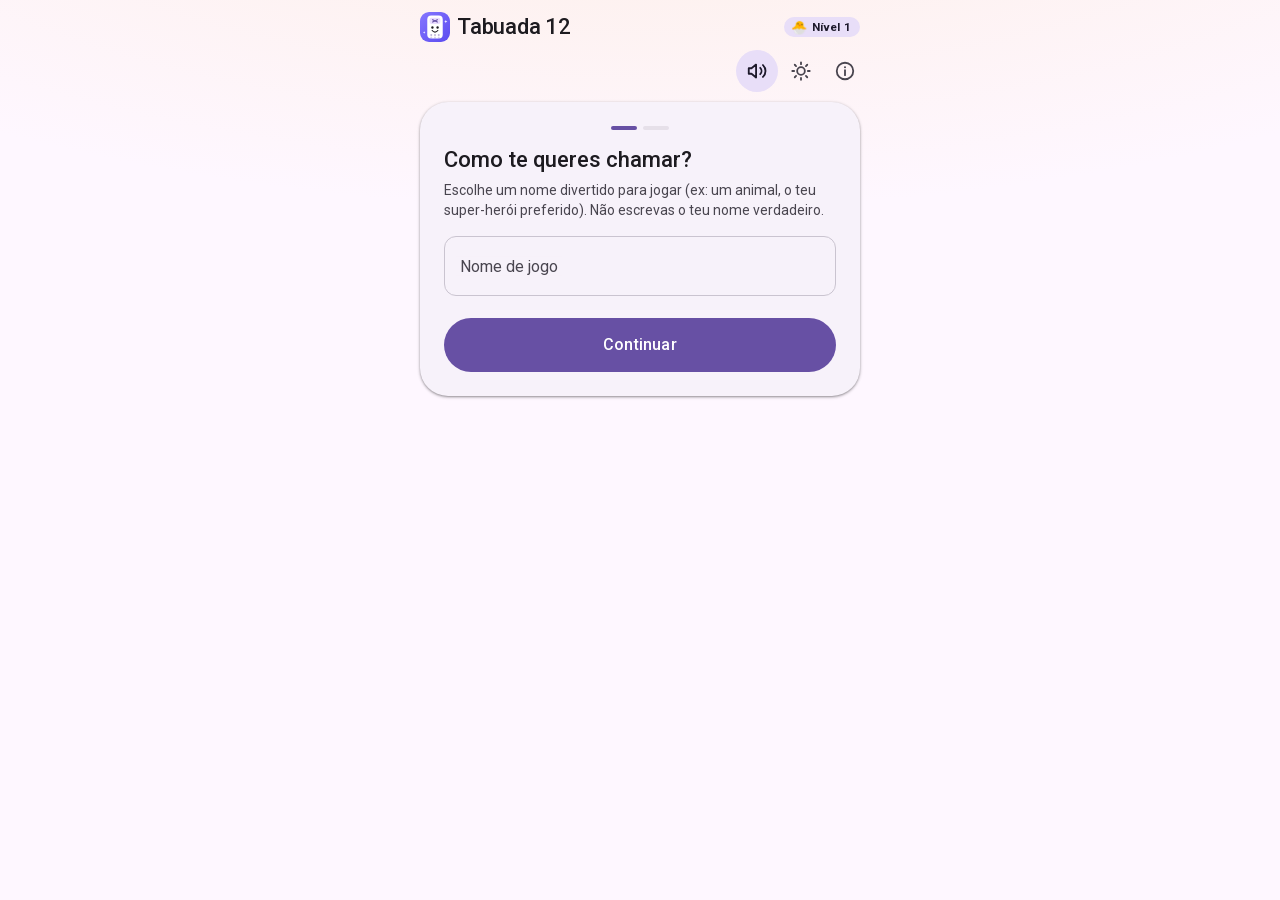
<file: index.html>
<!doctype html>
<html lang="pt-PT">
<head>
  <meta charset="utf-8">
  <meta name="viewport" content="width=device-width, initial-scale=1, viewport-fit=cover">
  <title>Tabuada 12 — Joga com o teu mascote</title>
  <meta name="description" content="Jogo gratuito para treinar a tabuada do 1 ao 12 com mascotes divertidos.">
  <meta name="theme-color" content="#fef7ff" media="(prefers-color-scheme: light)">
  <meta name="theme-color" content="#141218" media="(prefers-color-scheme: dark)">
  <link rel="icon" type="image/svg+xml" href="assets/icon.svg">
  <link rel="apple-touch-icon" href="assets/apple-touch-icon.png">
  <link rel="manifest" href="manifest.webmanifest">
  <meta name="apple-mobile-web-app-capable" content="yes">
  <meta name="apple-mobile-web-app-status-bar-style" content="default">
  <meta name="apple-mobile-web-app-title" content="Tabuada 12">
  <meta name="mobile-web-app-capable" content="yes">
  <link rel="preload" href="assets/fonts/roboto-latin.woff2" as="font" type="font/woff2" crossorigin>
  <link rel="stylesheet" href="styles.css">
  <script>
    (function () {
      try {
        var saved = localStorage.getItem('tabuada12.theme');
        var theme = saved === 'light' || saved === 'dark'
          ? saved
          : (window.matchMedia('(prefers-color-scheme: dark)').matches ? 'dark' : 'light');
        document.documentElement.dataset.theme = theme;
      } catch (error) {
        document.documentElement.dataset.theme = 'light';
      }
    })();
  </script>
</head>
<body>
  <main class="app">
    <header class="top-app-bar">
      <div class="brand">
        <div class="brand-mark" aria-hidden="true">
          <img src="assets/icon.svg" alt="" width="30" height="30">
        </div>
        <h1 class="brand-title">Tabuada 12</h1>
        <span class="level-badge" id="levelBadge">
          <span class="level-emoji" id="levelEmoji" aria-hidden="true">🐣</span>
          <span class="level-text" id="levelText">Nível 1</span>
        </span>
      </div>
      <div class="top-actions">
          <button id="soundToggle" class="icon-button" type="button" aria-pressed="true" aria-label="Desativar efeitos sonoros" title="Efeitos sonoros">
            <svg class="icon-on" viewBox="0 0 24 24" fill="none" stroke="currentColor" stroke-width="2" stroke-linecap="round" stroke-linejoin="round" aria-hidden="true">
              <path d="M11 5 6 9H3v6h3l5 4V5Z"/>
              <path d="M15.5 8.5a5 5 0 0 1 0 7"/>
              <path d="M18.5 5.5a9 9 0 0 1 0 13"/>
            </svg>
            <svg class="icon-off" viewBox="0 0 24 24" fill="none" stroke="currentColor" stroke-width="2" stroke-linecap="round" stroke-linejoin="round" aria-hidden="true">
              <path d="M11 5 6 9H3v6h3l5 4V5Z"/>
              <path d="m16 9 5 6M21 9l-5 6"/>
            </svg>
          </button>
          <button id="themeToggle" class="icon-button" type="button" aria-label="Mudar para tema noturno" title="Tema dia / noite">
            <svg class="icon-sun" viewBox="0 0 24 24" fill="none" stroke="currentColor" stroke-width="2" stroke-linecap="round" stroke-linejoin="round" aria-hidden="true">
              <circle cx="12" cy="12" r="4.2"/>
              <path d="M12 2.5v2M12 19.5v2M2.5 12h2M19.5 12h2M5.2 5.2l1.4 1.4M17.4 17.4l1.4 1.4M18.8 5.2l-1.4 1.4M6.6 17.4l-1.4 1.4"/>
            </svg>
            <svg class="icon-moon" viewBox="0 0 24 24" fill="none" stroke="currentColor" stroke-width="2" stroke-linecap="round" stroke-linejoin="round" aria-hidden="true">
              <path d="M20 14.5A8.5 8.5 0 0 1 9.5 4 8.5 8.5 0 1 0 20 14.5Z"/>
            </svg>
          </button>
          <button id="editBtn" class="icon-button" type="button" aria-label="Mudar nome ou mascote" title="Mudar nome ou mascote" hidden>
            <svg viewBox="0 0 24 24" fill="none" stroke="currentColor" stroke-width="2" stroke-linecap="round" stroke-linejoin="round" aria-hidden="true">
              <path d="M4 20h4L19 9a2.83 2.83 0 0 0-4-4L4 16v4Z"/>
              <path d="m14.5 5.5 4 4"/>
            </svg>
          </button>
          <button id="installBtn" class="icon-button" type="button" aria-label="Instalar aplicação" title="Instalar aplicação" hidden>
            <svg viewBox="0 0 24 24" fill="none" stroke="currentColor" stroke-width="2" stroke-linecap="round" stroke-linejoin="round" aria-hidden="true">
              <path d="M12 3.5v11"/>
              <path d="m7.5 10 4.5 4.5 4.5-4.5"/>
              <path d="M4.5 16.5v2a2 2 0 0 0 2 2h11a2 2 0 0 0 2-2v-2"/>
            </svg>
          </button>
          <button id="aboutBtn" class="icon-button" type="button" aria-label="Licença e privacidade" title="Licença e privacidade" aria-haspopup="dialog">
            <svg viewBox="0 0 24 24" fill="none" stroke="currentColor" stroke-width="2" stroke-linecap="round" stroke-linejoin="round" aria-hidden="true">
              <circle cx="12" cy="12" r="9"/>
              <path d="M12 11v5.5"/>
              <circle cx="12" cy="7.8" r="1.1" fill="currentColor" stroke="none"/>
            </svg>
          </button>
        </div>
    </header>

    <section class="card" id="setup" aria-label="Configuração do jogo">
      <div class="stepper" aria-hidden="true">
        <span class="stepper-dot is-active" id="stepDot1"></span>
        <span class="stepper-dot" id="stepDot2"></span>
      </div>

      <div id="nameStep">
        <h2 class="setup-title">Como te queres chamar?</h2>
        <p class="setup-text">Escolhe um nome divertido para jogar (ex: um animal, o teu super-herói preferido). Não escrevas o teu nome verdadeiro.</p>
        <form id="nameForm" novalidate>
          <div class="field">
            <input id="nameInput" class="field-input" type="text" name="alcunha" placeholder=" " maxlength="20" autocomplete="off" autocapitalize="words" spellcheck="false" enterkeyhint="next" aria-describedby="nameError">
            <label class="field-label" for="nameInput">Nome de jogo</label>
          </div>
          <p class="field-error" id="nameError" hidden>Escreve um nome de jogo para continuar.</p>
          <button class="next-button spaced" type="submit">Continuar</button>
        </form>
      </div>

      <div id="mascotStep" hidden>
        <h2 class="setup-title" id="mascotTitle">Escolhe o teu mascote</h2>
        <p class="setup-text" id="mascotText">Quem queres que te faça as perguntas?</p>
        <div class="mascot-scroller" id="mascotScroller">
          <div class="mascot-grid" id="mascotGrid" role="group" aria-label="Escolhe o teu mascote"></div>
        </div>
        <div class="mascot-pages" id="mascotPages" aria-hidden="true"></div>
        <p class="mascot-hint" id="mascotHint">
          Desliza para ver mais
          <svg viewBox="0 0 24 24" fill="none" stroke="currentColor" stroke-width="2.2" stroke-linecap="round" stroke-linejoin="round" aria-hidden="true">
            <path d="M5 12h13"/>
            <path d="m12.5 5.5 6.5 6.5-6.5 6.5"/>
          </svg>
        </p>
        <div class="coach" id="coachPreview" hidden>
          <div class="coach-face">
            <div class="avatar" id="setupAvatar" aria-hidden="true"></div>
            <span class="coach-name" id="setupName">Mascote</span>
          </div>
          <p class="bubble" data-tone="info">
            <span class="bubble-text" id="setupBubbleText"></span>
          </p>
        </div>
        <button class="next-button spaced" id="startBtn" type="button" disabled>Vamos jogar!</button>
      </div>
    </section>

    <section id="game" hidden>
      <section class="stats" aria-label="Estatísticas da sessão">
        <div class="stat stat--time stat--static">
          <span class="stat-value" id="statTime" aria-label="Tempo restante">0:00</span>
          <span class="stat-label">Tempo</span>
        </div>
        <button class="stat stat--correct" id="statCorrectBtn" type="button" aria-haspopup="dialog">
          <span class="stat-value" id="statCorrect">0</span>
          <span class="stat-label">Acertos</span>
        </button>
        <button class="stat stat--miss" id="statMissBtn" type="button" aria-haspopup="dialog">
          <span class="stat-value" id="statMiss">0</span>
          <span class="stat-label">Falhas</span>
        </button>
        <div class="stat stat--static">
          <span class="stat-value" id="statStreak">0</span>
          <span class="stat-label">Série</span>
        </div>
        <button class="stat stat--best" id="statBestBtn" type="button" aria-haspopup="dialog">
          <span class="stat-value" id="statBest">0</span>
          <span class="stat-label">Recorde</span>
        </button>
      </section>

      <section class="card" id="card" aria-label="Jogo da tabuada">
        <div class="coach">
          <div class="coach-face">
            <div class="avatar" id="gameAvatar" aria-hidden="true"></div>
            <span class="coach-name" id="gameName">Mascote</span>
          </div>
          <p class="bubble" id="bubble" data-tone="neutral" aria-live="polite">
            <span class="bubble-icon" id="bubbleIcon" aria-hidden="true" hidden></span>
            <span class="bubble-text" id="bubbleText"></span>
          </p>
        </div>
        <p class="visually-hidden" id="srQuestion" aria-live="polite"></p>

        <div class="question" id="question" aria-hidden="true">
          <span class="q-slot" id="slotA">3</span>
          <span class="operator" id="operatorX">×</span>
          <span class="q-slot" id="slotB">4</span>
          <span class="operator" id="operatorEq">=</span>
          <span class="q-slot" id="slotR">5</span>
        </div>

        <div class="keypad" id="keypad" aria-label="Teclado numérico">
          <button type="button" class="key" data-key="1">1</button>
          <button type="button" class="key" data-key="2">2</button>
          <button type="button" class="key" data-key="3">3</button>
          <button type="button" class="key" data-key="4">4</button>
          <button type="button" class="key" data-key="5">5</button>
          <button type="button" class="key" data-key="6">6</button>
          <button type="button" class="key" data-key="7">7</button>
          <button type="button" class="key" data-key="8">8</button>
          <button type="button" class="key" data-key="9">9</button>
          <button type="button" class="key key--delete" data-key="del" aria-label="Apagar">
            <svg viewBox="0 0 24 24" fill="none" stroke="currentColor" stroke-width="2.1" stroke-linecap="round" stroke-linejoin="round" aria-hidden="true">
              <path d="M20 6H9.5a2 2 0 0 0-1.5.7l-4.3 5a2 2 0 0 0 0 2.6l4.3 5a2 2 0 0 0 1.5.7H20a2 2 0 0 0 2-2V8a2 2 0 0 0-2-2Z"/>
              <path d="m13 10 5 4M18 10l-5 4"/>
            </svg>
          </button>
          <button type="button" class="key" data-key="0">0</button>
          <button type="button" class="key key--confirm" id="confirmBtn" data-key="ok" aria-label="Confirmar resposta">
            <svg viewBox="0 0 24 24" fill="none" stroke="currentColor" stroke-width="2.6" stroke-linecap="round" stroke-linejoin="round" aria-hidden="true">
              <path d="m5 12.5 4.5 4.5L19 7.5"/>
            </svg>
          </button>
        </div>

        <button class="next-button spaced" id="nextBtn" type="button" hidden>Próxima conta</button>
      </section>

      <section class="radio" id="radio" aria-label="Música tradicional">
        <button class="radio-play" id="musicPlay" type="button" aria-pressed="false" aria-label="Tocar música" title="Tocar música" data-state="stopped">
          <svg class="icon-play" viewBox="0 0 24 24" fill="currentColor" aria-hidden="true">
            <path d="M8 5.5v13l11-6.5-11-6.5Z"/>
          </svg>
          <svg class="icon-stop" viewBox="0 0 24 24" fill="currentColor" aria-hidden="true">
            <rect x="7" y="7" width="10" height="10" rx="1.5"/>
          </svg>
        </button>
        <div class="radio-text">
          <span class="radio-kicker" id="radioKicker">Música</span>
          <span class="radio-track" id="nowPlaying" aria-live="polite">Pronta a tocar</span>
        </div>
        <span class="radio-bars" aria-hidden="true">
          <i></i><i></i><i></i>
        </span>
        <label class="radio-instrument">
          <span class="visually-hidden">Instrumento</span>
          <select id="musicInstrument" aria-label="Instrumento"></select>
        </label>
        <label class="radio-volume">
          <span class="visually-hidden">Volume</span>
          <input type="range" id="musicVolume" min="0" max="1" step="0.05" value="0.6"
                 aria-label="Volume da música">
        </label>
      </section>
    </section>

  </main>

  <div class="confetti" id="confetti" aria-hidden="true"></div>

  <div class="level-up" id="levelUp" role="status" aria-live="assertive" hidden>
    <div class="level-up-card">
      <span class="level-up-emoji" id="levelUpEmoji" aria-hidden="true">🐣</span>
      <p class="level-up-kicker">Subiste de nível!</p>
      <p class="level-up-title" id="levelUpTitle">Nível 2</p>
      <p class="level-up-name" id="levelUpName">Aprendiz</p>
    </div>
  </div>

  <dialog class="sheet" id="correctDialog" aria-labelledby="correctTitle">
    <div class="sheet-handle" aria-hidden="true"></div>
    <h2 class="sheet-title" id="correctTitle" tabindex="-1">Acertos da sessão</h2>
    <div class="sheet-body">
      <p class="detail-lead" id="correctLead">0 acertos.</p>
      <p class="detail-split" id="correctSplit">0 à primeira, 0 à segunda.</p>
      <p class="about-note">
        Contas certas desde o início desta sessão de jogo. Acertar à segunda
        conta na mesma conta, mas não aumenta a série.
      </p>
    </div>
    <form method="dialog" class="sheet-actions">
      <button class="next-button" type="submit">Fechar</button>
    </form>
  </dialog>

  <dialog class="sheet" id="missDialog" aria-labelledby="missTitle">
    <div class="sheet-handle" aria-hidden="true"></div>
    <h2 class="sheet-title" id="missTitle" tabindex="-1">Falhas da sessão</h2>
    <div class="sheet-body">
      <p class="detail-lead" id="missLead">0 falhas.</p>
      <p class="detail-split" id="missSplit">0 na primeira tentativa, 0 na segunda.</p>
      <p class="about-note">
        Cada tentativa errada conta como uma falha, mesmo quando acertas na
        tentativa seguinte. As contas que falhas aparecem mais vezes.
      </p>
    </div>
    <form method="dialog" class="sheet-actions">
      <button class="next-button" type="submit">Fechar</button>
    </form>
  </dialog>

  <dialog class="sheet" id="bestDialog" aria-labelledby="bestTitle">
    <div class="sheet-handle" aria-hidden="true"></div>
    <h2 class="sheet-title" id="bestTitle" tabindex="-1">As melhores sessões</h2>
    <div class="sheet-body">
      <p class="detail-lead" id="bestLead">Ainda não há recordes.</p>
      <ol class="record-list" id="recordList"></ol>
      <p class="about-note" id="bestNote" hidden>
        Cada sessão conta uma vez, com a melhor série que alcançaste nela.
        A série são os acertos seguidos à primeira tentativa. A linha marcada
        “agora” é a sessão em curso.
      </p>
    </div>
    <form method="dialog" class="sheet-actions">
      <button class="next-button" type="submit">Fechar</button>
    </form>
  </dialog>

  <dialog class="sheet" id="aboutDialog" aria-labelledby="aboutTitle">
    <div class="sheet-handle" aria-hidden="true"></div>
    <h2 class="sheet-title" id="aboutTitle" tabindex="-1">Sobre esta aplicação</h2>

    <div class="sheet-body">
      <section class="about-block">
        <h3 class="about-heading">
          <svg viewBox="0 0 24 24" fill="none" stroke="currentColor" stroke-width="2" stroke-linecap="round" stroke-linejoin="round" aria-hidden="true">
            <path d="M12 3 4.5 6v6c0 4.4 3.2 7.9 7.5 9 4.3-1.1 7.5-4.6 7.5-9V6Z"/>
          </svg>
          Privacidade
        </h3>
        <p>Nada do que escreves ou respondes sai deste dispositivo.</p>
        <ul>
          <li>Não há contas, nem servidores, nem base de dados.</li>
          <li>O nome de jogo, o mascote e o progresso ficam guardados no teu navegador.</li>
          <li>Não há análises, publicidade, rastreadores nem scripts de terceiros.</li>
          <li>A tipografia Roboto é servida pelo próprio site, não pelo Google.</li>
          <li>Não há qualquer pedido a serviços externos.</li>
        </ul>
        <p class="about-note">
          O nome de jogo e o mascote ficam guardados durante 1 ano; o progresso
          expira ao fim de 24 horas. Podes apagar tudo limpando os dados do site
          no navegador.
        </p>
      </section>

      <section class="about-block">
        <h3 class="about-heading">
          <svg viewBox="0 0 24 24" fill="none" stroke="currentColor" stroke-width="2" stroke-linecap="round" stroke-linejoin="round" aria-hidden="true">
            <path d="M12 3v18M5 8h9a3 3 0 0 1 0 6H8a3 3 0 0 0 0 6h9"/>
          </svg>
          Licença
        </h3>
        <p>
          A aplicação é software livre, distribuída sob a
          <strong>licença MIT</strong>.
        </p>
        <ul class="about-list">
          <li>
            <strong>Fluent Emoji</strong> — mascotes da Microsoft, licença MIT.
          </li>
          <li>
            <strong>Roboto</strong> — tipografia do Roboto Project Authors,
            licença SIL Open Font License 1.1.
          </li>
          <li>
            <strong>Material Design 3</strong> — sistema visual da Google,
            licença Apache 2.0.
          </li>
        </ul>
        <p class="about-note">
          O texto integral das licenças está no ficheiro
          <code>LICENSE</code> do projeto.
        </p>
        <p class="about-link-row">
          <a class="about-link" href="https://github.com/mcduarte2000/tabuada12" target="_blank" rel="noopener noreferrer">
            <svg viewBox="0 0 24 24" fill="currentColor" aria-hidden="true">
              <path d="M12 .5C5.73.5.5 5.73.5 12a11.5 11.5 0 0 0 7.86 10.92c.58.1.79-.25.79-.56v-2c-3.2.7-3.88-1.37-3.88-1.37-.53-1.34-1.3-1.7-1.3-1.7-1.05-.72.08-.7.08-.7 1.17.08 1.78 1.2 1.78 1.2 1.03 1.77 2.7 1.26 3.36.96.1-.75.4-1.26.73-1.55-2.55-.29-5.23-1.28-5.23-5.7 0-1.26.45-2.29 1.19-3.1-.12-.29-.52-1.46.11-3.05 0 0 .97-.31 3.18 1.18a11 11 0 0 1 5.79 0c2.2-1.49 3.17-1.18 3.17-1.18.63 1.59.23 2.76.12 3.05.74.81 1.18 1.84 1.18 3.1 0 4.43-2.69 5.4-5.25 5.69.41.36.78 1.06.78 2.14v3.17c0 .31.21.67.8.56A11.5 11.5 0 0 0 23.5 12C23.5 5.73 18.27.5 12 .5Z"/>
            </svg>
            Ver o código no GitHub
          </a>
        </p>
      </section>

      <section class="about-block">
        <h3 class="about-heading">
          <svg viewBox="0 0 24 24" fill="none" stroke="currentColor" stroke-width="2" stroke-linecap="round" stroke-linejoin="round" aria-hidden="true">
            <path d="M9 18V6l10-2v12"/>
            <circle cx="6.5" cy="18" r="2.5"/>
            <circle cx="16.5" cy="16" r="2.5"/>
          </svg>
          Música
        </h3>
        <p>
          As músicas são melodias tradicionais, tocadas por sintetizadores no
          próprio dispositivo.
        </p>
        <ul class="about-list">
          <li><strong>Soldier's Joy</strong> — Tradicional</li>
          <li><strong>Waltzing Matilda</strong> — Tradicional</li>
          <li><strong>Yankee Doodle</strong> — Tradicional</li>
          <li><strong>Turkey in the Straw</strong> — Tradicional</li>
          <li><strong>The Irish Washerwoman</strong> — Tradicional</li>
          <li><strong>Pop Goes the Weasel</strong> — Tradicional</li>
          <li><strong>Arkansas Traveler</strong> — Tradicional</li>
          <li><strong>Buffalo Gals</strong> — Tradicional</li>
          <li><strong>Drunken Sailor</strong> — Tradicional</li>
          <li><strong>Old Joe Clark</strong> — Tradicional</li>
          <li><strong>The Sailor's Hornpipe</strong> — Tradicional</li>
          <li><strong>La Cucaracha</strong> — Tradicional</li>
          <li><strong>She'll Be Coming 'Round the Mountain</strong> — Tradicional</li>
          <li><strong>Alouette</strong> — Tradicional</li>
          <li><strong>Oh! Susanna</strong> — Stephen Foster</li>
          <li><strong>Cielito Lindo</strong> — Quirino Mendoza y Cortés</li>
          <li><strong>Old MacDonald Had a Farm</strong> — Tradicional</li>
          <li><strong>Tarantella Napoletana</strong> — Tradicional</li>
        </ul>
        <ul class="about-list">
          <li>
            <strong>Tone.js</strong> — biblioteca de áudio de Yotam Mann, licença
            MIT. Incluída no próprio projeto.
          </li>
        </ul>
        <p class="about-note">
          Os créditos completos, com a fonte de cada melodia, estão no ficheiro
          <code>LICENSE</code>.
        </p>
        <p class="about-link-row about-link-row--spaced">
          <a class="about-link" href="musicas.html">
            <svg viewBox="0 0 24 24" fill="none" stroke="currentColor" stroke-width="2" stroke-linecap="round" stroke-linejoin="round" aria-hidden="true">
              <path d="M9 18V6l10-2v12"/>
              <circle cx="6.5" cy="18" r="2.5"/>
              <circle cx="16.5" cy="16" r="2.5"/>
            </svg>
            Ouvir e conhecer as músicas
          </a>
        </p>
      </section>

      <section class="about-block">
        <h3 class="about-heading">
          <svg viewBox="0 0 24 24" fill="none" stroke="currentColor" stroke-width="2" stroke-linecap="round" stroke-linejoin="round" aria-hidden="true">
            <path d="M12 4.5 3.5 9 12 13.5 20.5 9 12 4.5Z"/>
            <path d="M3.5 15 12 19.5 20.5 15"/>
            <path d="M3.5 12 12 16.5 20.5 12"/>
          </svg>
          Versão
        </h3>
        <p>
          Está instalada a versão <strong id="appVersion">1.8.2</strong>.
        </p>
        <p class="about-note">
          O histórico de alterações de cada versão está no ficheiro
          <code>CHANGELOG.md</code>.
        </p>
        <p class="about-link-row">
          <a class="about-link" href="https://github.com/mcduarte2000/tabuada12/blob/main/CHANGELOG.md" target="_blank" rel="noopener noreferrer">
            <svg viewBox="0 0 24 24" fill="none" stroke="currentColor" stroke-width="2" stroke-linecap="round" stroke-linejoin="round" aria-hidden="true">
              <path d="M6 3.5h9.5L20 8v12.5H6z"/>
              <path d="M15.5 3.5V8H20"/>
              <path d="M9.5 12h7M9.5 15.5h7M9.5 8.5h3"/>
            </svg>
            Ver as alterações
          </a>
        </p>
      </section>
    </div>

    <form method="dialog" class="sheet-actions">
      <button class="next-button" type="submit">Fechar</button>
    </form>
  </dialog>

  <noscript>
    <p style="text-align:center;font-family:system-ui,sans-serif;padding:24px">Esta aplicação precisa de JavaScript ativado para funcionar.</p>
  </noscript>

  <script src="mascots.js"></script>
  <script src="assets/vendor/tone/Tone.js"></script>
  <script src="assets/music/tracks.js"></script>
  <script src="app.js"></script>
  <script src="music.js"></script>
</body>
</html>
</file>
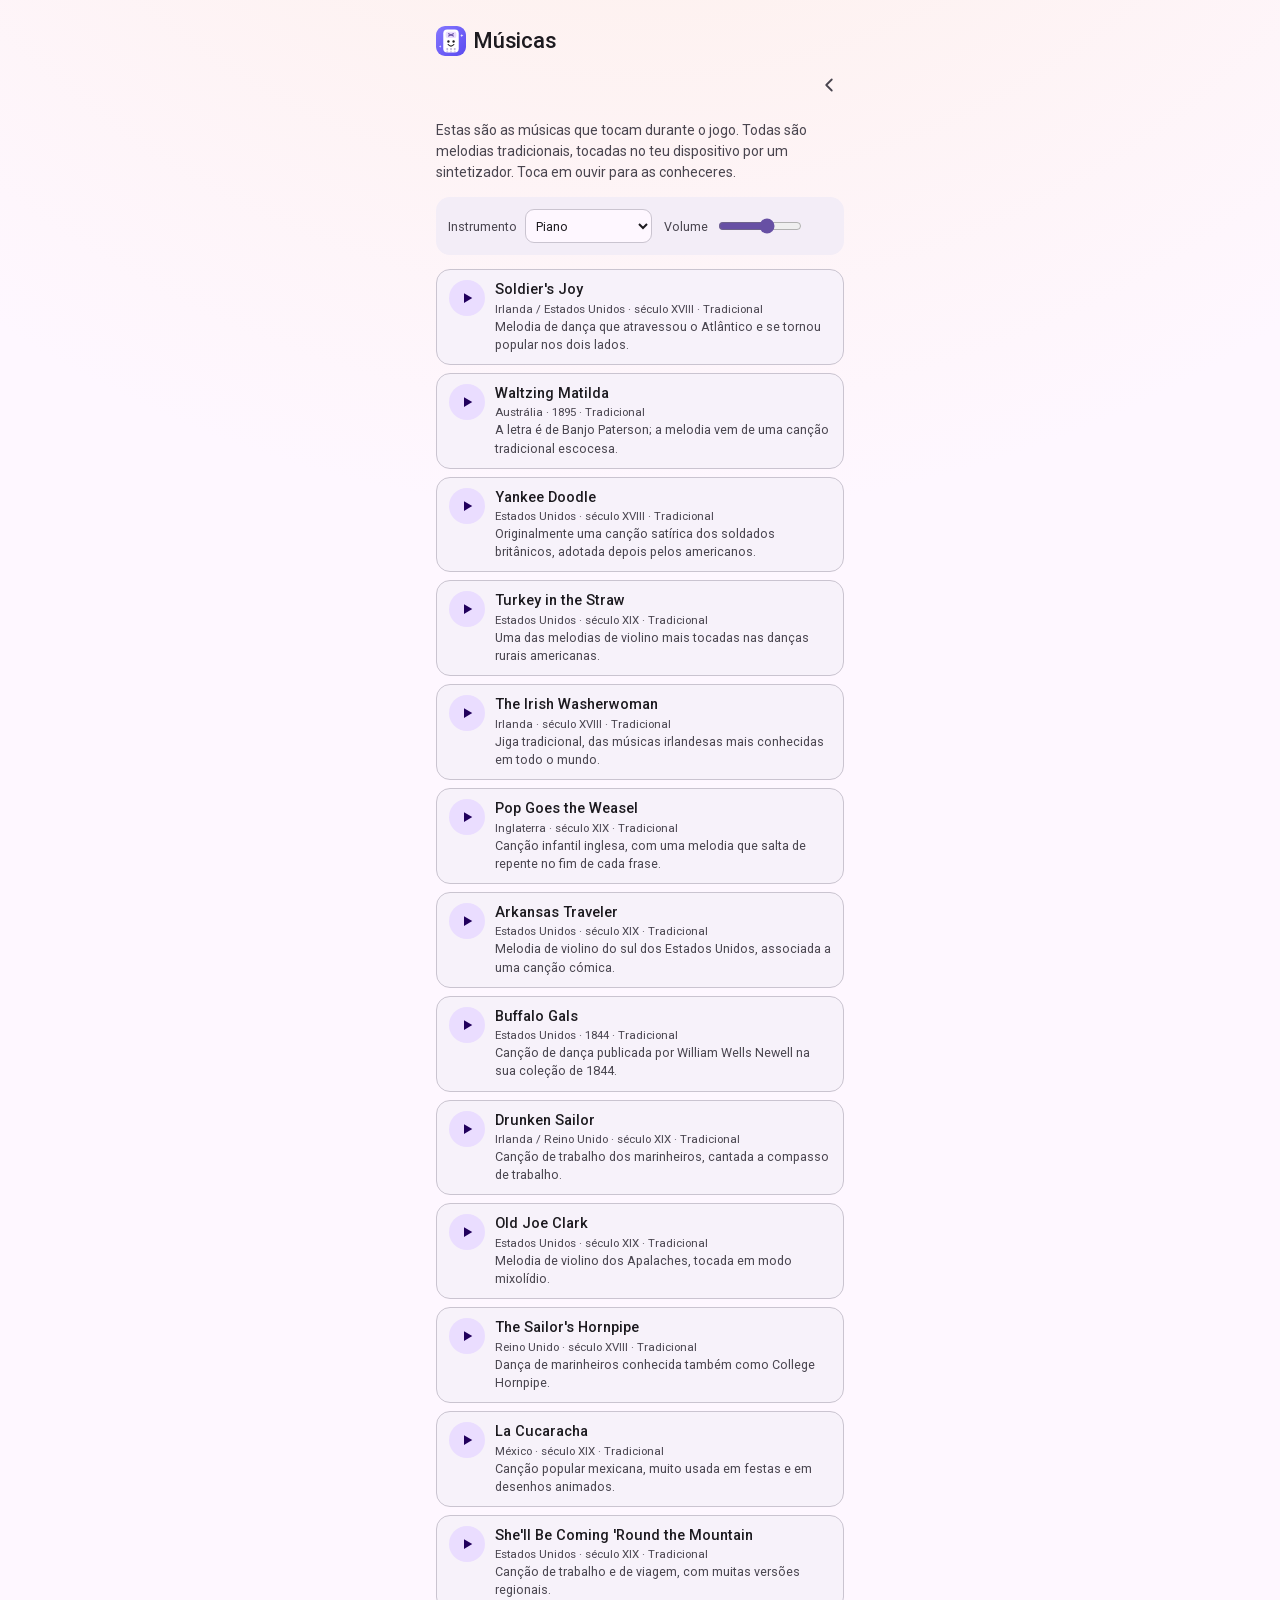
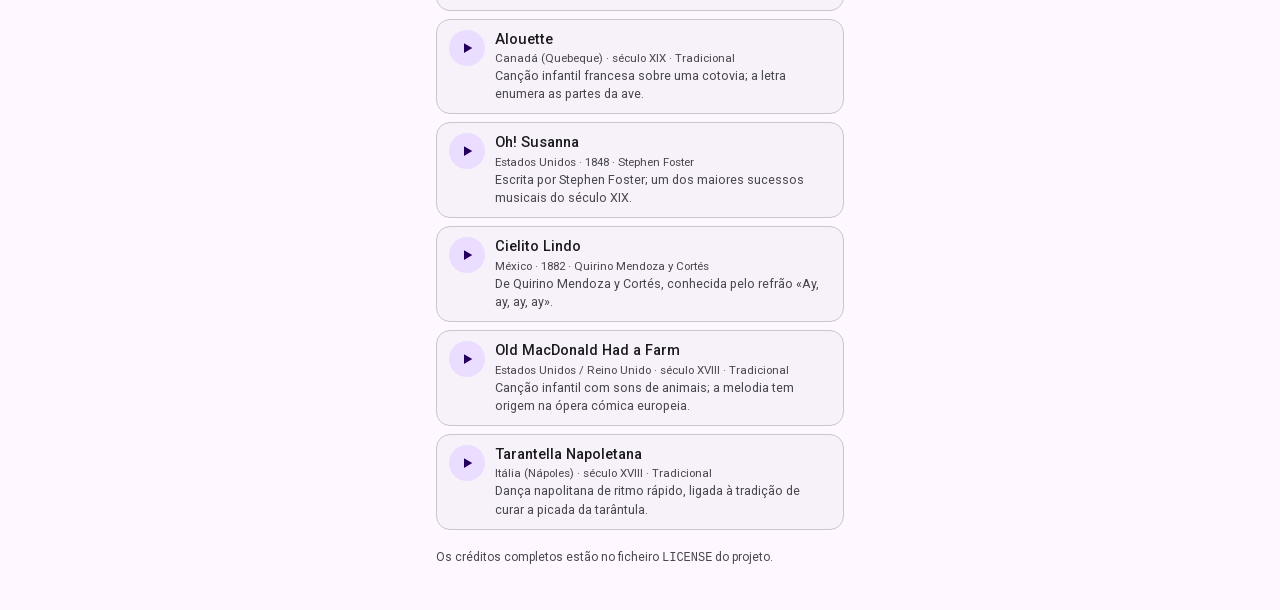
<file: musicas.html>
<!DOCTYPE html>
<html lang="pt-PT">
<head>
  <meta charset="utf-8">
  <meta name="viewport" content="width=device-width, initial-scale=1">
  <title>Músicas — Tabuada 12</title>
  <meta name="description" content="As músicas tradicionais da Tabuada 12, com a história de cada uma e a possibilidade de ouvir.">
  <meta name="theme-color" content="#6750a4">
  <link rel="icon" href="assets/icon.svg" type="image/svg+xml">
  <link rel="apple-touch-icon" href="assets/apple-touch-icon.png">
  <link rel="preload" href="assets/fonts/roboto-latin.woff2" as="font" type="font/woff2" crossorigin>
  <link rel="stylesheet" href="styles.css">
  <link rel="stylesheet" href="musicas.css">
</head>
<body>
  <main class="app music-page">
    <header class="top-app-bar">
      <div class="brand">
        <span class="brand-mark">
          <img src="assets/icon.svg" alt="" width="30" height="30">
        </span>
        <h1 class="brand-title">Músicas</h1>
      </div>
      <div class="top-actions">
        <a class="icon-button" href="index.html" aria-label="Voltar ao jogo" title="Voltar ao jogo">
          <svg viewBox="0 0 24 24" fill="none" stroke="currentColor" stroke-width="2" stroke-linecap="round" stroke-linejoin="round" aria-hidden="true">
            <path d="M15 6l-6 6 6 6"/>
          </svg>
        </a>
      </div>
    </header>

    <p class="music-intro">
      Estas são as músicas que tocam durante o jogo. Todas são melodias
      tradicionais, tocadas no teu dispositivo por um sintetizador. Toca em
      ouvir para as conheceres.
    </p>

    <div class="music-toolbar">
      <label class="music-toolbar-field">
        <span>Instrumento</span>
        <select id="pageInstrument" aria-label="Instrumento"></select>
      </label>
      <label class="music-toolbar-field">
        <span>Volume</span>
        <input type="range" id="pageVolume" min="0" max="1" step="0.05" value="0.6" aria-label="Volume da música">
      </label>
    </div>

    <ul class="music-list" id="musicList"></ul>

    <p class="music-foot">
      Os créditos completos estão no ficheiro <code>LICENSE</code> do projeto.
    </p>
  </main>

  <script src="assets/vendor/tone/Tone.js"></script>
  <script src="assets/music/tracks.js"></script>
  <script src="music.js"></script>
  <script src="musicas.js"></script>
</body>
</html>
</file>
<file: styles.css>
@font-face {
  font-family: "Roboto";
  font-style: normal;
  font-weight: 100 900;
  font-display: swap;
  src: url("assets/fonts/roboto-latin.woff2") format("woff2");
  unicode-range: U+0000-00FF, U+0131, U+0152-0153, U+02BB-02BC, U+02C6, U+02DA,
    U+02DC, U+0304, U+0308, U+0329, U+2000-206F, U+20AC, U+2122, U+2191, U+2193,
    U+2212, U+2215, U+FEFF, U+FFFD;
}

:root {
  color-scheme: light;

  --md-primary: #6750a4;
  --md-on-primary: #ffffff;
  --md-primary-container: #eaddff;
  --md-on-primary-container: #21005d;
  --md-secondary-container: #e8def8;
  --md-on-secondary-container: #1d192b;
  --md-surface: #fef7ff;
  --md-on-surface: #1d1b20;
  --md-surface-variant: #e7e0ec;
  --md-on-surface-variant: #49454f;
  --md-outline-variant: #cac4d0;
  --md-surface-container-low: #f7f2fa;
  --md-surface-container: #f3edf7;
  --md-surface-container-high: #ece6f0;
  --md-surface-container-highest: #e6e0e9;
  --md-error: #b3261e;
  --md-error-container: #f9dedc;
  --md-on-error-container: #410e0b;

  --success: #146c2e;
  --success-container: #c4eed0;
  --on-success-container: #00210b;

  --mascot-bg: #fde8d4;

  --elevation-1: 0 1px 2px 0 rgba(0, 0, 0, .3), 0 1px 3px 1px rgba(0, 0, 0, .12);
  --elevation-2: 0 1px 2px 0 rgba(0, 0, 0, .3), 0 2px 6px 2px rgba(0, 0, 0, .12);

  --motion-standard: cubic-bezier(.2, 0, 0, 1);
  --motion-emphasized: cubic-bezier(.05, .7, .1, 1);
}

:root[data-theme="dark"] {
  color-scheme: dark;

  --md-primary: #d0bcff;
  --md-on-primary: #381e72;
  --md-primary-container: #4f378b;
  --md-on-primary-container: #eaddff;
  --md-secondary-container: #4a4458;
  --md-on-secondary-container: #e8def8;
  --md-surface: #141218;
  --md-on-surface: #e6e0e9;
  --md-surface-variant: #49454f;
  --md-on-surface-variant: #cac4d0;
  --md-outline-variant: #49454f;
  --md-surface-container-low: #1d1b20;
  --md-surface-container: #211f26;
  --md-surface-container-high: #2b2930;
  --md-surface-container-highest: #36343b;
  --md-error: #f2b8b5;
  --md-error-container: #8c1d18;
  --md-on-error-container: #f9dedc;

  --success: #8bd99f;
  --success-container: #0b5222;
  --on-success-container: #a7f5b8;

  --elevation-1: 0 1px 2px 0 rgba(0, 0, 0, .5), 0 1px 3px 1px rgba(0, 0, 0, .35);
  --elevation-2: 0 1px 2px 0 rgba(0, 0, 0, .5), 0 2px 6px 2px rgba(0, 0, 0, .35);
}

:root[data-theme="dark"] .avatar {
  background: color-mix(in srgb, var(--mascot-bg) 24%, var(--md-surface-container));
}

:root[data-theme="dark"] .avatar img {
  filter: saturate(.94) brightness(1.04);
}

*, *::before, *::after { box-sizing: border-box; }

html {
  -webkit-text-size-adjust: 100%;
  text-size-adjust: 100%;
}

body {
  margin: 0;
  min-height: 100vh;
  min-height: 100svh;
  display: flex;
  padding:
    max(12px, env(safe-area-inset-top))
    max(16px, env(safe-area-inset-right))
    max(16px, env(safe-area-inset-bottom))
    max(16px, env(safe-area-inset-left));
  font-family: "Roboto", ui-rounded, system-ui, -apple-system, "Segoe UI", sans-serif;
  color: var(--md-on-surface);
  background:
    radial-gradient(120% 62% at 50% -20%, color-mix(in srgb, var(--mascot-bg) 62%, transparent) 0%, transparent 70%),
    var(--md-surface);
  -webkit-font-smoothing: antialiased;
  -webkit-tap-highlight-color: transparent;
  transition: background-color 300ms var(--motion-standard), color 300ms var(--motion-standard);
}

[hidden] { display: none !important; }

.visually-hidden {
  position: absolute !important;
  width: 1px;
  height: 1px;
  padding: 0;
  margin: -1px;
  overflow: hidden;
  clip: rect(0 0 0 0);
  white-space: nowrap;
  border: 0;
}

.app {
  width: 100%;
  max-width: 440px;
  margin: 0 auto;
  display: flex;
  flex-direction: column;
  min-height: 0;
}

.top-app-bar {
  display: flex;
  flex-direction: column;
  align-items: flex-start;
  gap: 8px;
  padding: 0 0 10px;
  min-width: 0;
}

.brand {
  display: flex;
  align-items: center;
  gap: 7px;
  min-width: 0;
  width: 100%;
  flex-wrap: nowrap;
}

.brand-mark {
  flex: none;
  display: grid;
  place-items: center;
  width: 30px;
  height: 30px;
  border-radius: 9px;
  overflow: hidden;
}

.brand-mark img {
  width: 100%;
  height: 100%;
  display: block;
}

.brand-title {
  margin: 0;
  min-width: 0;
  font-size: 22px;
  line-height: 1.2;
  font-weight: 500;
  letter-spacing: -.2px;
  white-space: nowrap;
  overflow: hidden;
  text-overflow: ellipsis;
}

.top-actions {
  display: flex;
  gap: 2px;
  flex: 0 0 auto;
  align-self: flex-end;
  margin-right: -6px;
}

.icon-button {
  position: relative;
  overflow: hidden;
  isolation: isolate;
  flex: none;
  width: 42px;
  height: 42px;
  display: grid;
  place-items: center;
  padding: 0;
  border: 0;
  border-radius: 50%;
  background: transparent;
  color: var(--md-on-surface-variant);
  cursor: pointer;
  touch-action: manipulation;
  transition: background-color 200ms var(--motion-standard), color 200ms var(--motion-standard);
}

.icon-button::before,
.key::before,
.next-button::before,
.mascot-option::before {
  content: "";
  position: absolute;
  inset: 0;
  z-index: -1;
  background: currentColor;
  opacity: 0;
  transition: opacity 150ms var(--motion-standard);
}

.icon-button:hover::before,
.key:hover::before,
.next-button:hover::before { opacity: .08; }

.icon-button:active::before,
.key:active::before,
.next-button:active::before { opacity: .12; }

.icon-button[aria-pressed="true"] {
  background: var(--md-secondary-container);
  color: var(--md-on-secondary-container);
}

.icon-button .icon-off { display: none; }
.icon-button[aria-pressed="false"] .icon-on { display: none; }
.icon-button[aria-pressed="false"] .icon-off { display: block; }

.icon-button svg { width: 22px; height: 22px; }

#themeToggle .icon-moon { display: none; }
:root[data-theme="dark"] #themeToggle .icon-moon { display: block; }
:root[data-theme="dark"] #themeToggle .icon-sun { display: none; }

.stats {
  display: flex;
  flex-wrap: wrap;
  gap: 5px;
  margin: 0 0 12px;
}

.stat {
  display: flex;
  flex: 1 1 auto;
  flex-direction: column;
  gap: 1px;
  min-width: max-content;
  padding: 8px 10px 9px;
  border: 0;
  border-radius: 16px;
  background: var(--md-surface-container);
  color: inherit;
  font: inherit;
  text-align: center;
  cursor: pointer;
  touch-action: manipulation;
  transition: background-color 150ms var(--motion-standard), transform 90ms var(--motion-standard);
}

.stat:active { transform: scale(.97); }

.stat::after {
  content: "";
  display: block;
  width: 16px;
  height: 2px;
  margin: 2px auto 0;
  border-radius: 1px;
  background: currentColor;
  opacity: .25;
}

.stat--static { cursor: default; }
.stat--static::after { display: none; }
.stat--static:active { transform: none; }

.stat-value {
  font-size: 20px;
  line-height: 1.3;
  font-weight: 700;
  font-variant-numeric: tabular-nums;
  letter-spacing: -.2px;
}

.stat-label {
  font-size: 11px;
  line-height: 1.36;
  font-weight: 500;
  letter-spacing: .25px;
  color: var(--md-on-surface-variant);
  white-space: nowrap;
}

.stat--time .stat-value {
  color: var(--md-primary);
}

.stat--correct .stat-value,
.stat--correct .stat-label {
  color: var(--success);
}

.stat--miss .stat-value,
.stat--miss .stat-label {
  color: var(--md-error);
}

.stat-value.bump { animation: bump 320ms var(--motion-emphasized); }

.card {
  position: relative;
  padding: clamp(16px, 4.4vw, 24px);
  border-radius: 28px;
  background: var(--md-surface-container-low);
  box-shadow: var(--elevation-1);
  transition: box-shadow 250ms var(--motion-standard), background-color 300ms var(--motion-standard);
  min-width: 0;
}

.card.is-correct,
.card.is-revealed { box-shadow: var(--elevation-2); }

.stepper {
  display: flex;
  justify-content: center;
  gap: 6px;
  margin-bottom: 16px;
}

.stepper-dot {
  width: 26px;
  height: 4px;
  border-radius: 2px;
  background: var(--md-surface-container-highest);
  transition: background-color 200ms var(--motion-standard);
}

.stepper-dot.is-active { background: var(--md-primary); }

.setup-title {
  margin: 0 0 6px;
  font-size: 22px;
  line-height: 1.27;
  font-weight: 500;
}

.setup-text {
  margin: 0 0 4px;
  font-size: 14px;
  line-height: 1.43;
  color: var(--md-on-surface-variant);
}

.field {
  position: relative;
  margin: 16px 0 6px;
}

.field-input {
  width: 100%;
  height: 60px;
  padding: 22px 16px 8px;
  border: 1px solid var(--md-outline-variant);
  border-radius: 12px;
  background: transparent;
  color: var(--md-on-surface);
  font: inherit;
  font-size: 18px;
  font-weight: 500;
  outline: none;
  transition: border-color 150ms var(--motion-standard), box-shadow 150ms var(--motion-standard);
}

.field-input:focus {
  border-color: var(--md-primary);
  box-shadow: inset 0 0 0 1px var(--md-primary);
}

.field-label {
  position: absolute;
  left: 12px;
  top: 50%;
  transform: translateY(-50%);
  padding: 0 4px;
  background: var(--md-surface-container-low);
  color: var(--md-on-surface-variant);
  font-size: 16px;
  pointer-events: none;
  transition: top 150ms var(--motion-standard), font-size 150ms var(--motion-standard), color 150ms var(--motion-standard), background-color 300ms var(--motion-standard);
}

.field-input:focus + .field-label,
.field-input:not(:placeholder-shown) + .field-label {
  top: 0;
  font-size: 12px;
  color: var(--md-primary);
}

.field-error {
  margin: 4px 0 0;
  font-size: 12.5px;
  line-height: 1.28;
  font-weight: 500;
  color: var(--md-error);
}

.mascot-scroller {
  position: relative;
  margin: 12px -4px 0;
}

.mascot-scroller::after {
  content: "";
  position: absolute;
  top: 0;
  right: -4px;
  bottom: 10px;
  width: 30px;
  pointer-events: none;
  opacity: 0;
  background: linear-gradient(to right, transparent, var(--md-surface-container-low) 78%);
  transition: opacity 200ms var(--motion-standard);
}

.mascot-scroller.can-scroll-right::after { opacity: 1; }

.mascot-pages {
  display: flex;
  align-items: center;
  justify-content: center;
  gap: 5px;
  margin: 8px 0 0;
  min-height: 8px;
}

.mascot-pages i {
  display: block;
  width: 7px;
  height: 7px;
  border-radius: 50%;
  background: var(--md-surface-container-highest);
  transition: background-color 160ms var(--motion-standard), transform 160ms var(--motion-standard);
}

.mascot-pages i.is-active {
  background: var(--md-primary);
  transform: scale(1.25);
}

.mascot-pages i.is-near {
  background: color-mix(in srgb, var(--md-primary) 45%, var(--md-surface-container-highest));
}

.mascot-hint {
  display: flex;
  align-items: center;
  justify-content: center;
  gap: 5px;
  width: fit-content;
  margin: 6px auto 0;
  padding: 4px 11px 4px 9px;
  border-radius: 999px;
  background: var(--md-secondary-container);
  color: var(--md-on-secondary-container);
  font-size: 12px;
  line-height: 1.3;
  font-weight: 500;
  letter-spacing: .2px;
  transition: opacity 200ms var(--motion-standard);
}

.mascot-hint[hidden] { display: none !important; }

.mascot-hint svg {
  width: 14px;
  height: 14px;
  animation: nudge-right 1.6s var(--motion-standard) infinite;
}

.mascot-grid {
  display: flex;
  gap: 8px;
  margin: 0;
  padding: 4px 4px 10px;
  overflow-x: auto;
  overflow-y: hidden;
  overscroll-behavior-x: contain;
  -webkit-overflow-scrolling: touch;
  scrollbar-width: none;
  touch-action: pan-x;
  cursor: grab;
}

.mascot-grid:active { cursor: grabbing; }

.mascot-grid::-webkit-scrollbar { display: none; }

.mascot-option {
  position: relative;
  overflow: hidden;
  isolation: isolate;
  flex: 0 0 auto;
  width: 76px;
  display: flex;
  flex-direction: column;
  align-items: center;
  gap: 2px;
  padding: 6px 4px 5px;
  border: 1.5px solid transparent;
  border-radius: 16px;
  background: var(--md-surface-container);
  color: var(--md-on-surface);
  font: inherit;
  cursor: pointer;
  touch-action: pan-x;
  transition: background-color 150ms var(--motion-standard), border-color 150ms var(--motion-standard), transform 80ms var(--motion-standard);
}

.mascot-option:active { transform: scale(.95); }
.mascot-option:hover::before { opacity: .06; }

.mascot-option[aria-pressed="true"] {
  background: var(--md-primary-container);
  border-color: var(--md-primary);
  color: var(--md-on-primary-container);
}

.mascot-option-avatar {
  display: grid;
  place-items: center;
  width: 44px;
  height: 44px;
  border-radius: 50%;
  background: var(--option-bg, transparent);
  transition: background-color 200ms var(--motion-standard);
}

.mascot-option-avatar img {
  width: 100%;
  height: 100%;
  display: block;
}

.mascot-option-name {
  max-width: 100%;
  overflow: hidden;
  text-overflow: ellipsis;
  white-space: nowrap;
  font-size: 11px;
  line-height: 1.3;
  font-weight: 500;
}

.coach {
  display: flex;
  align-items: flex-start;
  gap: 9px;
  margin: 12px 0 0;
}

#game .coach { margin: 0 0 10px; }

.coach-face {
  flex: none;
  display: flex;
  flex-direction: column;
  align-items: center;
  gap: 3px;
  width: 52px;
}

.coach-name {
  max-width: 100%;
  overflow: hidden;
  text-overflow: ellipsis;
  white-space: nowrap;
  font-size: 10.5px;
  line-height: 1.2;
  font-weight: 500;
  letter-spacing: .1px;
  color: var(--md-on-surface-variant);
  text-align: center;
}

#coachPreview .coach-name { font-size: 10.5px; }

#mascotStep {
  display: flex;
  flex-direction: column;
  min-width: 0;
}

#mascotStep .next-button {
  order: 4;
  margin-top: 10px;
}

#coachPreview {
  order: 3;
  align-items: center;
  margin: 6px 0 0;
}

#coachPreview .bubble {
  min-height: 0;
  padding: 7px 11px;
  font-size: 13.5px;
  line-height: 1.35;
}

#setup {
  display: flex;
  flex-direction: column;
}

.mascot-grid { flex: 0 0 auto; }

.avatar {
  flex: none;
  display: grid;
  place-items: center;
  width: 52px;
  height: 52px;
  border-radius: 50%;
  background: var(--mascot-bg);
  overflow: hidden;
  transition: background-color 250ms var(--motion-standard);
}

.avatar img { width: 100%; height: 100%; display: block; }

.avatar.yay { animation: yay 560ms var(--motion-emphasized); }
.avatar.oops { animation: oops 460ms var(--motion-standard); }

.bubble {
  position: relative;
  flex: 1;
  min-width: 0;
  min-height: 52px;
  display: flex;
  align-items: center;
  gap: 7px;
  margin: 0;
  padding: 9px 13px;
  border-radius: 16px;
  border-top-left-radius: 5px;
  background: var(--md-surface-container-high);
  color: var(--md-on-surface);
  font-size: 14.5px;
  line-height: 1.38;
  font-weight: 500;
  transition: background-color 200ms var(--motion-standard), color 200ms var(--motion-standard);
}

.bubble::before {
  content: "";
  position: absolute;
  left: -7px;
  top: 12px;
  width: 0;
  height: 0;
  border-top: 7px solid transparent;
  border-bottom: 7px solid transparent;
  border-right: 8px solid var(--md-surface-container-high);
  transition: border-right-color 200ms var(--motion-standard);
}

.bubble[data-tone="ok"] { background: var(--success-container); color: var(--on-success-container); }
.bubble[data-tone="ok"]::before { border-right-color: var(--success-container); }
.bubble[data-tone="err"] { background: var(--md-error-container); color: var(--md-on-error-container); }
.bubble[data-tone="err"]::before { border-right-color: var(--md-error-container); }
.bubble[data-tone="info"] { background: var(--md-primary-container); color: var(--md-on-primary-container); }
.bubble[data-tone="info"]::before { border-right-color: var(--md-primary-container); }

.bubble-icon {
  flex: none;
  display: inline-flex;
  width: 17px;
  height: 17px;
}

.bubble-icon svg { width: 100%; height: 100%; }

.bubble-text { min-width: 0; }

.question {
  display: flex;
  align-items: center;
  justify-content: center;
  gap: clamp(4px, 1.6vw, 10px);
  margin: 2px 0 8px;
  min-height: 1.2em;
  font-size: clamp(30px, 9.8vw, 44px);
  font-weight: 700;
  line-height: 1.18;
  letter-spacing: -.6px;
  font-variant-numeric: tabular-nums;
  color: var(--md-on-surface);
}

.question.pop { animation: pop-in 260ms var(--motion-emphasized); }
.question.shake { animation: shake 400ms var(--motion-standard); }

.operator {
  font-weight: 400;
  color: var(--md-on-surface-variant);
  letter-spacing: 0;
}

.q-slot.is-answer {
  display: inline-flex;
  align-items: center;
  justify-content: center;
  min-width: 1.5ch;
  min-height: 1.08em;
  padding: .02em .16em .06em;
  border-radius: 14px;
  background: var(--md-primary-container);
  color: var(--md-on-primary-container);
  font-size: .8em;
  line-height: 1.1;
  letter-spacing: -.4px;
  transition: background-color 180ms var(--motion-standard), color 180ms var(--motion-standard);
}

.q-slot.is-answer.is-empty {
  background: var(--md-surface-container-highest);
  color: var(--md-on-surface-variant);
}

.card.is-correct .q-slot.is-answer,
.card.is-revealed .q-slot.is-answer {
  background: var(--success-container);
  color: var(--on-success-container);
}

.q-slot.is-answer.flash { animation: flash 360ms var(--motion-standard); }
.q-slot.is-answer.pop { animation: answer-pop 260ms var(--motion-emphasized); }

.q-slot.is-unknown { color: var(--md-primary); }

.answer {
  display: inline-flex;
  align-items: center;
  justify-content: center;
  min-width: 1.5ch;
  min-height: 1.08em;
  padding: .02em .16em .06em;
  border-radius: 14px;
  background: var(--md-primary-container);
  color: var(--md-on-primary-container);
  font-size: .8em;
  line-height: 1.1;
  letter-spacing: -.4px;
  transition: background-color 180ms var(--motion-standard), color 180ms var(--motion-standard);
}

.answer.is-empty {
  background: var(--md-surface-container-highest);
  color: var(--md-on-surface-variant);
}

.card.is-correct .answer,
.card.is-revealed .answer {
  background: var(--success-container);
  color: var(--on-success-container);
}

.answer.flash { animation: flash 360ms var(--motion-standard); }
.answer.pop { animation: answer-pop 260ms var(--motion-emphasized); }

.keypad {
  display: grid;
  grid-template-columns: repeat(3, 1fr);
  gap: clamp(7px, 2vw, 10px);
}

.key {
  position: relative;
  overflow: hidden;
  isolation: isolate;
  display: grid;
  place-items: center;
  height: clamp(46px, 7vh, 60px);
  padding: 0;
  border: 0;
  border-radius: 20px;
  background: var(--md-secondary-container);
  color: var(--md-on-secondary-container);
  font: inherit;
  font-size: clamp(21px, 5.6vw, 25px);
  font-weight: 500;
  font-variant-numeric: tabular-nums;
  cursor: pointer;
  user-select: none;
  touch-action: manipulation;
  transition: transform 90ms var(--motion-standard);
}

.key:active { transform: scale(.97); }
.key svg { width: 25px; height: 25px; }

.key:disabled {
  opacity: .45;
  cursor: default;
  transform: none;
}

.key:disabled::before,
.key:disabled:active::before { display: none; }

.key--delete {
  background: var(--md-surface-container-highest);
  color: var(--md-on-surface-variant);
}

.key--confirm {
  background: var(--md-primary);
  color: var(--md-on-primary);
}

.key--confirm:disabled {
  background: color-mix(in srgb, var(--md-on-surface) 12%, transparent);
  color: color-mix(in srgb, var(--md-on-surface) 38%, transparent);
  cursor: not-allowed;
  transform: none;
}

.key--confirm:disabled::before { display: none; }

.next-button {
  position: relative;
  overflow: hidden;
  isolation: isolate;
  width: 100%;
  min-height: 54px;
  margin-top: 12px;
  padding: 0 24px;
  border: 0;
  border-radius: 27px;
  background: var(--md-primary);
  color: var(--md-on-primary);
  font: inherit;
  font-size: 16px;
  line-height: 1.25;
  font-weight: 500;
  letter-spacing: .2px;
  cursor: pointer;
  touch-action: manipulation;
  transition: transform 90ms var(--motion-standard);
}

.next-button:active { transform: scale(.98); }

.next-button:disabled {
  background: color-mix(in srgb, var(--md-on-surface) 12%, transparent);
  color: color-mix(in srgb, var(--md-on-surface) 38%, transparent);
  cursor: not-allowed;
  transform: none;
}

.next-button:disabled::before { display: none; }

.next-button.spaced { margin-top: 16px; }

.ripple {
  position: absolute;
  z-index: -1;
  border-radius: 50%;
  background: currentColor;
  opacity: .22;
  transform: scale(0);
  pointer-events: none;
  animation: ripple 520ms var(--motion-standard) forwards;
}

button:focus-visible,
input:focus-visible {
  outline: 3px solid var(--md-primary);
  outline-offset: 2px;
}

.sheet {
  width: min(440px, calc(100vw - 32px));
  max-height: min(86svh, 620px);
  padding: 0;
  border: 0;
  border-radius: 28px;
  background: var(--md-surface-container-low);
  color: var(--md-on-surface);
  box-shadow: 0 24px 60px -20px rgba(0, 0, 0, .45);
  overflow: hidden;
}

.sheet[open] {
  display: flex;
  flex-direction: column;
  animation: sheet-in 240ms var(--motion-emphasized);
}

.sheet::backdrop {
  background: rgba(12, 10, 20, .5);
  backdrop-filter: blur(2px);
}

.sheet-handle {
  flex: none;
  width: 34px;
  height: 4px;
  margin: 10px auto 0;
  border-radius: 2px;
  background: var(--md-surface-container-highest);
}

.sheet-title {
  flex: none;
  margin: 10px 22px 6px;
  font-size: 20px;
  line-height: 1.25;
  font-weight: 500;
}

.sheet-body {
  flex: 1 1 auto;
  min-height: 0;
  overflow-y: auto;
  overscroll-behavior: contain;
  padding: 0 22px 4px;
}

.about-block + .about-block {
  margin-top: 18px;
  padding-top: 16px;
  border-top: 1px solid var(--md-outline-variant);
}

.about-heading {
  display: flex;
  align-items: center;
  gap: 7px;
  margin: 0 0 6px;
  font-size: 14.5px;
  line-height: 1.3;
  font-weight: 700;
  letter-spacing: .3px;
  text-transform: uppercase;
  color: var(--md-primary);
}

.about-heading svg {
  flex: none;
  width: 17px;
  height: 17px;
}

.about-block p {
  margin: 0 0 8px;
  font-size: 14px;
  line-height: 1.45;
  color: var(--md-on-surface);
}

.about-block ul {
  margin: 0 0 8px;
  padding-left: 20px;
  font-size: 14px;
  line-height: 1.45;
}

.about-block li { margin-bottom: 5px; }
.about-block li:last-child { margin-bottom: 0; }

.about-note {
  font-size: 12.5px !important;
  line-height: 1.4 !important;
  color: var(--md-on-surface-variant) !important;
}

.about-block code {
  padding: 1px 5px;
  border-radius: 5px;
  background: var(--md-surface-container-highest);
  font-family: ui-monospace, "SF Mono", Menlo, monospace;
  font-size: 12px;
}

.detail-lead {
  margin: 2px 0 4px;
  font-size: 30px;
  line-height: 1.2;
  font-weight: 700;
  font-variant-numeric: tabular-nums;
  color: var(--md-on-surface);
}

.detail-split {
  margin: 0 0 10px;
  font-size: 14px;
  line-height: 1.4;
  font-weight: 500;
  color: var(--md-on-surface-variant);
}

.record-list {
  margin: 4px 0 10px;
  padding: 0;
  list-style: none;
  display: flex;
  flex-direction: column;
  gap: 6px;
}

.record-list li {
  display: flex;
  align-items: baseline;
  gap: 10px;
  padding: 8px 12px;
  border-radius: 12px;
  background: var(--md-surface-container);
  font-size: 14px;
  line-height: 1.35;
}

.record-list li.is-live {
  background: var(--md-primary-container);
  color: var(--md-on-primary-container);
}

.record-rank {
  flex: none;
  width: 1.4em;
  font-weight: 700;
  font-variant-numeric: tabular-nums;
  opacity: .55;
}

.record-value {
  flex: 1;
  font-weight: 700;
  font-variant-numeric: tabular-nums;
}

.record-date {
  flex: none;
  font-size: 12.5px;
  color: var(--md-on-surface-variant);
}

.record-list li.is-live .record-date { color: inherit; opacity: .8; }

.detail-empty {
  margin: 8px 0 10px;
  padding: 14px;
  border-radius: 12px;
  background: var(--md-surface-container);
  font-size: 14px;
  line-height: 1.4;
  color: var(--md-on-surface-variant);
  text-align: center;
}

.about-link-row { margin: 12px 0 0 !important; }
.about-link-row--spaced { margin: 20px 0 0 !important; }

.about-link {
  display: inline-flex;
  align-items: center;
  gap: 7px;
  padding: 9px 16px 9px 12px;
  border-radius: 999px;
  background: var(--md-secondary-container);
  color: var(--md-on-secondary-container);
  font-size: 13.5px;
  font-weight: 500;
  text-decoration: none;
  transition: background-color 150ms var(--motion-standard), transform 90ms var(--motion-standard);
}

.about-link:hover { background: var(--md-primary-container); color: var(--md-on-primary-container); }
.about-link:active { transform: scale(.97); }

.about-link svg {
  flex: none;
  width: 17px;
  height: 17px;
}

.sheet-actions {
  flex: none;
  padding: 12px 22px 18px;
}

.sheet-actions .next-button { margin-top: 0; }

@keyframes sheet-in {
  from { opacity: 0; transform: translateY(14px) scale(.98); }
  to { opacity: 1; transform: none; }
}

.confetti {
  position: fixed;
  inset: 0;
  z-index: 20;
  overflow: hidden;
  pointer-events: none;
}

.confetti i {
  position: absolute;
  top: -16px;
  width: 8px;
  height: 12px;
  border-radius: 2px;
  animation: fall 1.4s linear forwards;
}

:root[data-theme="dark"] .card { border: 1px solid var(--md-outline-variant); }

@media (max-height: 680px) {
    .top-app-bar { gap: 0; padding-bottom: 6px; }
  .brand-mark { width: 26px; height: 26px; border-radius: 8px; }
  .brand-title { font-size: 19px; }
  .icon-button { width: 38px; height: 38px; }
  .icon-button svg { width: 19px; height: 19px; }
  .key { height: 44px; }
  .avatar { width: 44px; height: 44px; }
  .bubble { min-height: 44px; padding: 7px 12px; font-size: 13.5px; }
  .question { font-size: 30px; margin-bottom: 6px; }
  .stat { padding: 6px 8px 8px; }
  .stat-value { font-size: 17px; line-height: 1.3; }
  .stat-label { font-size: 10px; letter-spacing: .1px; }
  .mascot-option { padding: 4px 3px; }
  .mascot-option-avatar { width: 34px; height: 34px; }
}

@media (max-width: 380px) {
  .brand-title { font-size: 18px; line-height: 1.22; }
  .icon-button { width: 38px; height: 38px; }
  .icon-button svg { width: 20px; height: 20px; }
}

@media (max-width: 360px) {
  .question { font-size: 28px; gap: 4px; }
  .mascot-grid { gap: 5px; }
  .mascot-option-name { font-size: 10px; }
  .stat-value { font-size: 17px; }
  .stat { padding: 7px 7px 8px; }
}

.level-badge {
  display: inline-flex;
  align-items: center;
  gap: 4px;
  flex: 0 0 auto;
  margin-left: auto;
  padding: 3px 9px 3px 7px;
  border-radius: 999px;
  background: var(--md-secondary-container);
  color: var(--md-on-secondary-container);
  font-size: 11.5px;
  line-height: 1.3;
  font-weight: 700;
  letter-spacing: .2px;
  white-space: nowrap;
  transition: background-color 250ms var(--motion-standard), transform 250ms var(--motion-emphasized);
}

.level-badge.pop { animation: level-pop 520ms var(--motion-emphasized); }

.level-emoji { font-size: 13px; line-height: 1; }

.stat--time.warning .stat-value { color: #b26a00; }
.stat--time.danger .stat-value { color: var(--md-error); }
.stat--time.danger { animation: time-pulse 1s var(--motion-standard) infinite; }

.level-up {
  position: fixed;
  inset: 0;
  z-index: 30;
  display: grid;
  place-items: center;
  padding: 24px;
  background: rgba(12, 10, 20, .55);
  backdrop-filter: blur(3px);
}

.level-up[hidden] { display: none !important; }

.level-up-card {
  width: min(300px, 100%);
  padding: 26px 22px 22px;
  border-radius: 28px;
  background: var(--md-surface-container-low);
  box-shadow: 0 30px 70px -24px rgba(0, 0, 0, .55);
  text-align: center;
  animation: level-card 520ms var(--motion-emphasized);
}

.level-up-emoji {
  display: block;
  font-size: 64px;
  line-height: 1;
  margin-bottom: 10px;
}

.level-up-kicker {
  margin: 0 0 2px;
  font-size: 12.5px;
  line-height: 1.3;
  font-weight: 700;
  letter-spacing: .6px;
  text-transform: uppercase;
  color: var(--md-primary);
}

.level-up-title {
  margin: 0;
  font-size: 34px;
  line-height: 1.15;
  font-weight: 700;
  letter-spacing: -.5px;
}

.level-up-name {
  margin: 2px 0 0;
  font-size: 15px;
  line-height: 1.3;
  font-weight: 500;
  color: var(--md-on-surface-variant);
}

@keyframes level-pop {
  0% { transform: scale(1); }
  35% { transform: scale(1.16); }
  100% { transform: scale(1); }
}

@keyframes level-card {
  from { opacity: 0; transform: translateY(18px) scale(.92); }
  to { opacity: 1; transform: none; }
}

@keyframes time-pulse {
  0%, 100% { transform: none; }
  50% { transform: scale(1.05); }
}

@keyframes nudge-right {
  0%, 62%, 100% { transform: translateX(0); }
  30% { transform: translateX(3px); }
}

@keyframes pop-in {
  from { opacity: 0; transform: translateY(6px) scale(.985); }
  to { opacity: 1; transform: none; }
}

@keyframes answer-pop {
  0% { transform: scale(1); }
  45% { transform: scale(1.09); }
  100% { transform: scale(1); }
}

@keyframes shake {
  0%, 100% { transform: translateX(0); }
  20% { transform: translateX(-7px); }
  40% { transform: translateX(7px); }
  60% { transform: translateX(-4px); }
  80% { transform: translateX(4px); }
}

@keyframes flash {
  0%, 100% { background: var(--md-surface-container-highest); color: var(--md-on-surface-variant); }
  50% { background: var(--md-error-container); color: var(--md-on-error-container); }
}

@keyframes bump {
  0% { transform: scale(1); }
  40% { transform: scale(1.18); }
  100% { transform: scale(1); }
}

@keyframes yay {
  0%, 100% { transform: none; }
  25% { transform: translateY(-7px) rotate(-7deg); }
  55% { transform: translateY(-3px) rotate(6deg); }
  80% { transform: translateY(-1px) rotate(-3deg); }
}

@keyframes oops {
  0%, 100% { transform: none; }
  20% { transform: rotate(-8deg); }
  45% { transform: rotate(7deg); }
  70% { transform: rotate(-4deg); }
}

@keyframes ripple {
  to { transform: scale(1); opacity: 0; }
}

@keyframes fall {
  to { transform: translateY(106vh) rotate(560deg); opacity: .85; }
}

@media (prefers-reduced-motion: reduce) {
  *, *::before, *::after {
    animation-duration: .01ms !important;
    animation-iteration-count: 1 !important;
    transition-duration: .01ms !important;
  }
  .ripple { display: none; }
  .confetti { display: none; }
}

/* ---------------------------------------------------------------------------
   Rádio de músicas
   Uma barra discreta no fundo, no estilo de um leitor de rádio: botão de som,
   nome da música que está a tocar e três barras que animam enquanto há som.
--------------------------------------------------------------------------- */

.radio {
  display: flex;
  align-items: center;
  gap: 8px;
  margin: 10px 0 0;
  padding: 5px 10px 5px 5px;
  width: 100%;
  border-radius: 999px;
  background: var(--md-surface-container);
  color: var(--md-on-surface-variant);
}

.radio-play {
  position: relative;
  overflow: hidden;
  isolation: isolate;
  flex: none;
  width: 44px;
  height: 44px;
  display: grid;
  place-items: center;
  padding: 0;
  border: 0;
  border-radius: 50%;
  background: var(--md-primary-container);
  color: var(--md-on-primary-container);
  cursor: pointer;
  touch-action: manipulation;
  transition: background-color 200ms var(--motion-standard), color 200ms var(--motion-standard);
}

.radio-play svg { width: 22px; height: 22px; }
.radio-play .icon-stop { display: none; }
.radio-play.is-playing .icon-play { display: none; }
.radio-play.is-playing .icon-stop { display: block; }

.radio-text {
  display: flex;
  flex-direction: column;
  min-width: 0;
  flex: 1;
}

.radio-kicker {
  font-size: 10px;
  line-height: 1.3;
  letter-spacing: .08em;
  text-transform: uppercase;
  color: var(--md-on-surface-variant);
}

.radio-track {
  font-size: 13px;
  line-height: 1.35;
  font-weight: 500;
  color: var(--md-on-surface);
  white-space: nowrap;
  overflow: hidden;
  text-overflow: ellipsis;
}

.radio[data-state="idle"] .radio-kicker { opacity: .6; }

.radio-bars {
  flex: none;
  display: flex;
  align-items: flex-end;
  gap: 2px;
  height: 16px;
}

.radio-bars i {
  display: block;
  width: 3px;
  height: 4px;
  border-radius: 2px;
  background: var(--md-primary);
  opacity: .35;
}

.radio.is-live .radio-bars i { opacity: 1; animation: radioBar 900ms ease-in-out infinite; }
.radio.is-live .radio-bars i:nth-child(2) { animation-delay: 150ms; }
.radio.is-live .radio-bars i:nth-child(3) { animation-delay: 300ms; }

.radio-instrument {
  flex: none;
}

.radio-instrument select {
  max-width: 92px;
  height: 36px;
  padding: 0 4px;
  border: 1px solid var(--md-outline-variant);
  border-radius: 10px;
  background: var(--md-surface);
  color: var(--md-on-surface);
  font: inherit;
  font-size: 12px;
  cursor: pointer;
  touch-action: manipulation;
}

.radio-volume {
  flex: none;
  display: flex;
  align-items: center;
}

.radio-volume input {
  width: 64px;
  height: 44px;
  margin: 0;
  accent-color: var(--md-primary);
  cursor: pointer;
  touch-action: manipulation;
  background: transparent;
}

@media (max-width: 380px) {
  .radio-volume input { width: 48px; }
  .radio-instrument select { max-width: 76px; }
}

@keyframes radioBar {
  0%, 100% { height: 4px; }
  50% { height: 15px; }
}
</file>
<file: musicas.css>
/* Styles for the music page only. The game page never loads this file. */

.music-page {
  padding: 14px 16px 28px;
}

.music-intro {
  margin: 4px 0 14px;
  font-size: 14px;
  line-height: 1.5;
  color: var(--md-on-surface-variant);
}

.music-toolbar {
  display: flex;
  flex-wrap: wrap;
  gap: 12px;
  margin: 0 0 14px;
  padding: 10px 12px;
  border-radius: 14px;
  background: var(--md-surface-container);
}

.music-toolbar-field {
  display: flex;
  align-items: center;
  gap: 8px;
  font-size: 12.5px;
  color: var(--md-on-surface-variant);
}

.music-toolbar-field select {
  height: 34px;
  padding: 0 6px;
  border: 1px solid var(--md-outline-variant);
  border-radius: 9px;
  background: var(--md-surface);
  color: var(--md-on-surface);
  font: inherit;
  font-size: 12.5px;
}

.music-toolbar-field input[type="range"] {
  width: 84px;
  height: 34px;
  accent-color: var(--md-primary);
}

.music-list {
  list-style: none;
  margin: 0;
  padding: 0;
  display: flex;
  flex-direction: column;
  gap: 8px;
}

.music-item {
  margin: 0;
}

.music-play {
  width: 100%;
  display: flex;
  align-items: flex-start;
  gap: 10px;
  padding: 10px 12px;
  border: 1px solid var(--md-outline-variant);
  border-radius: 14px;
  background: var(--md-surface-container-low, var(--md-surface));
  color: var(--md-on-surface);
  font: inherit;
  text-align: left;
  cursor: pointer;
  touch-action: manipulation;
  transition: background-color 150ms var(--motion-standard), border-color 150ms var(--motion-standard);
}

.music-play:hover { border-color: var(--md-primary); }
.music-play:active { transform: scale(.995); }

.music-play-icon {
  flex: none;
  display: grid;
  place-items: center;
  width: 36px;
  height: 36px;
  border-radius: 50%;
  background: var(--md-primary-container);
  color: var(--md-on-primary-container);
}

.music-play-icon svg { width: 18px; height: 18px; display: block; }
.music-play .icon-stop { display: none; }
.music-play.is-playing .icon-play { display: none; }
.music-play.is-playing .icon-stop { display: block; }

.music-play.is-playing {
  border-color: var(--md-primary);
  background: var(--md-primary-container);
}

.music-item-text {
  display: flex;
  flex-direction: column;
  gap: 2px;
  min-width: 0;
}

.music-item-title {
  font-size: 14.5px;
  font-weight: 500;
  line-height: 1.35;
}

.music-item-meta {
  font-size: 11.5px;
  color: var(--md-on-surface-variant);
}

.music-item-about {
  font-size: 12.5px;
  line-height: 1.45;
  color: var(--md-on-surface-variant);
}

.music-foot {
  margin: 18px 0 0;
  font-size: 12px;
  line-height: 1.5;
  color: var(--md-on-surface-variant);
}

@media (prefers-reduced-motion: reduce) {
  .music-play { transition: none; }
}
</file>
